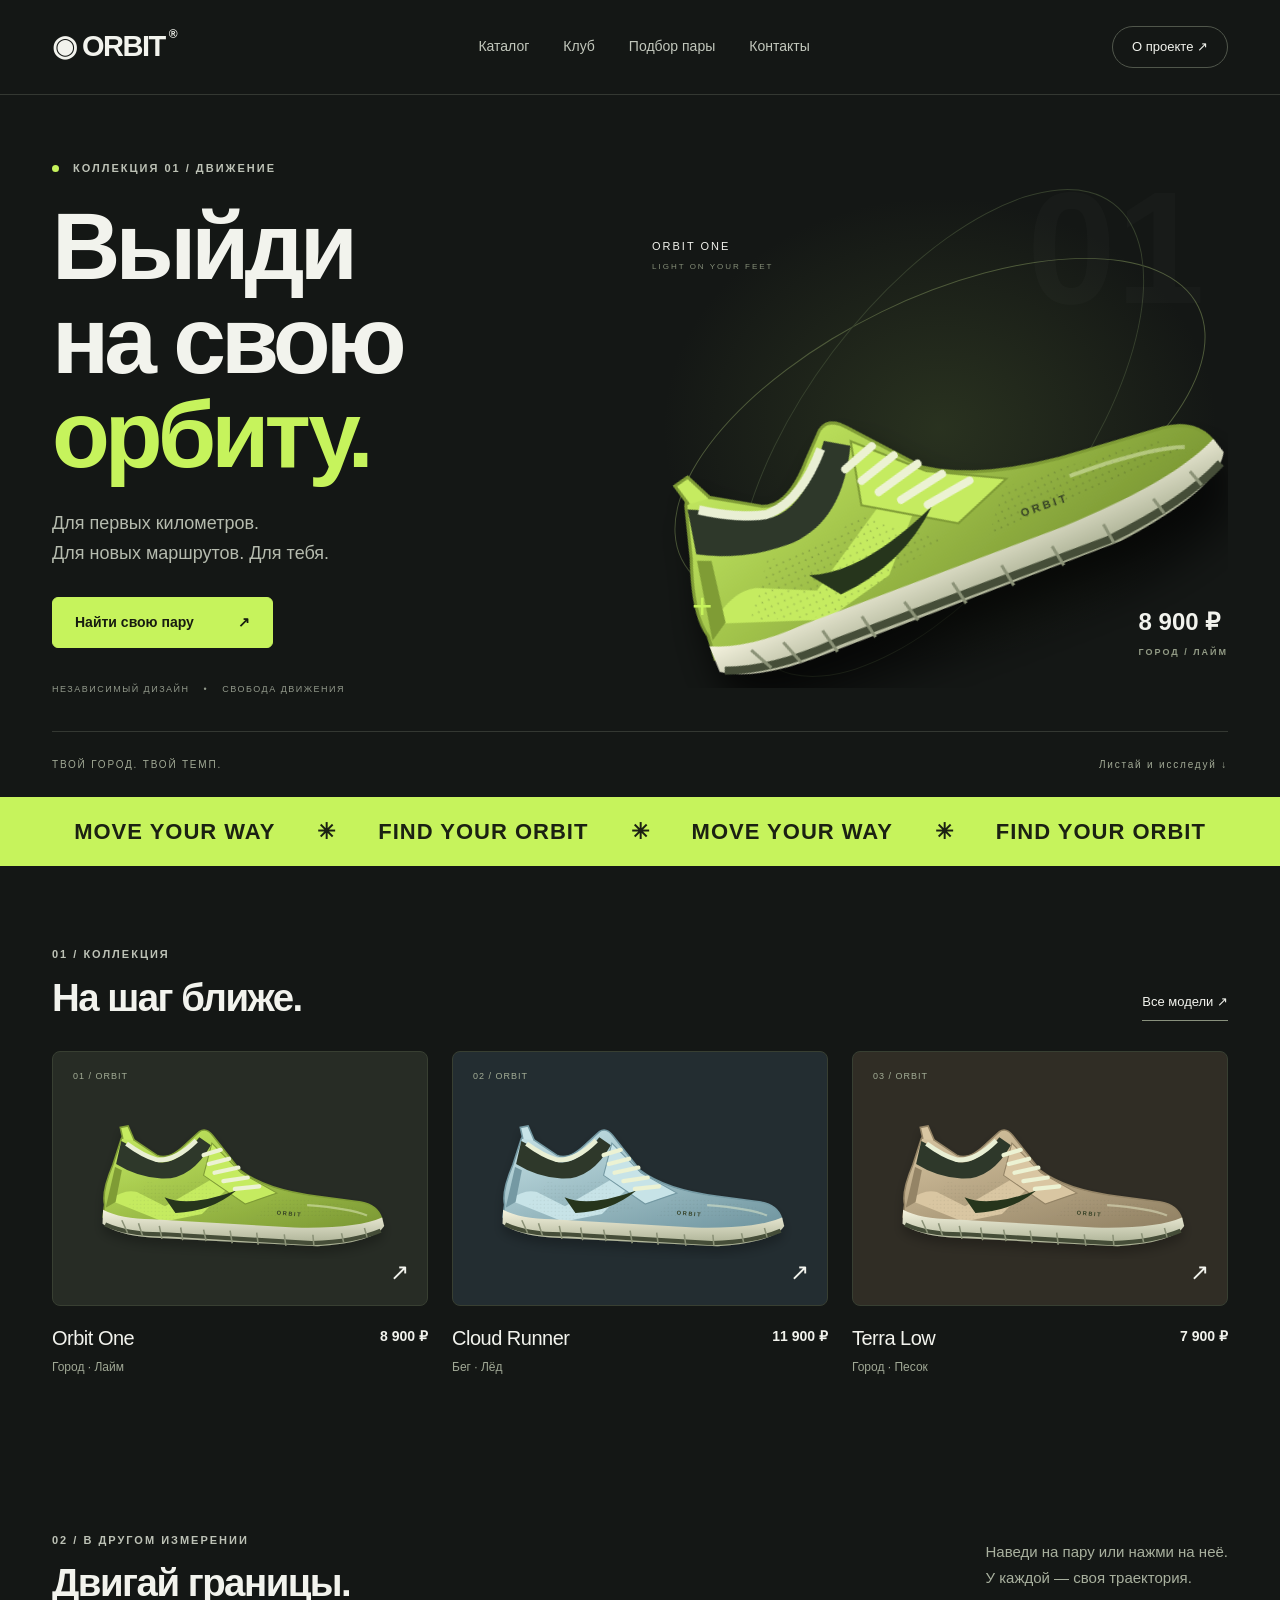
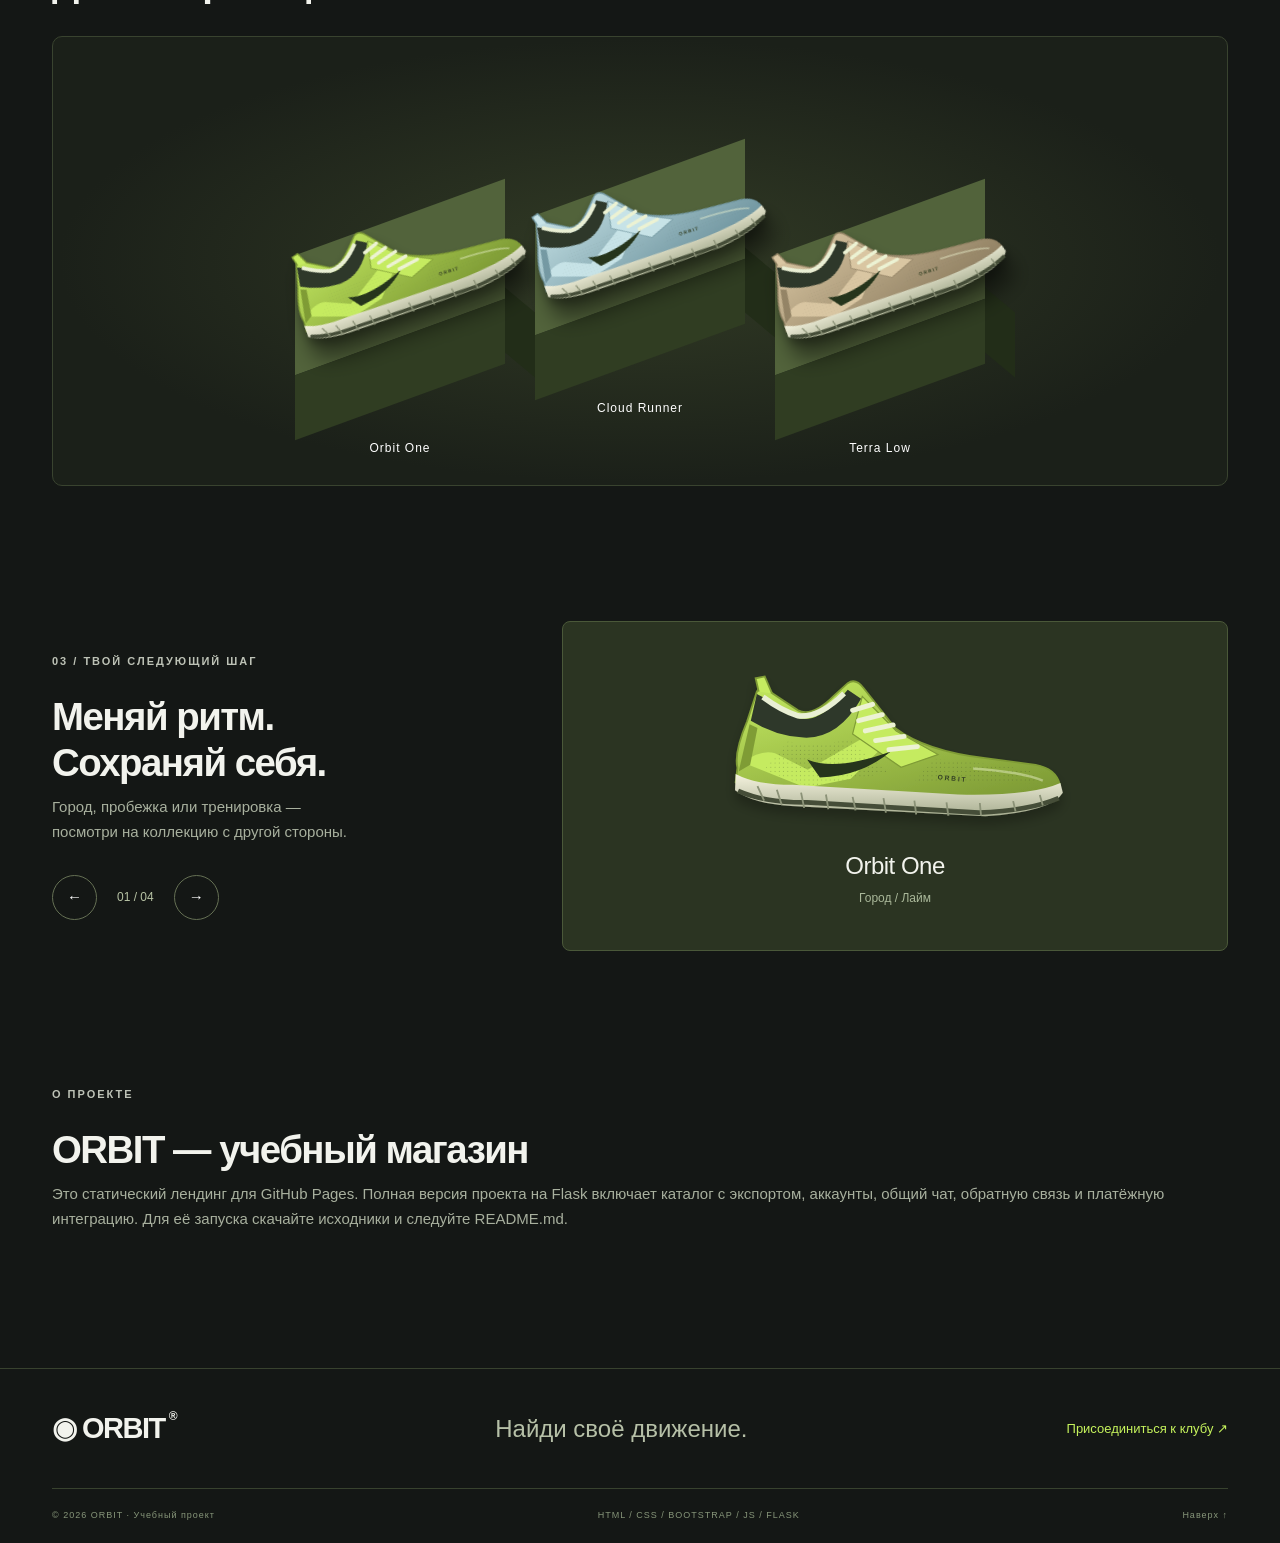
<file: orbit/docs/index.html>
<!doctype html>
<html lang="ru"><head><meta charset="utf-8"><meta name="viewport" content="width=device-width, initial-scale=1"><title>Кроссовки в твоём ритме — ORBIT</title><meta name="description" content="ORBIT — учебный концепт магазина кроссовок. Найди свою пару, исследуй коллекцию и общайся в клубе."><link rel="stylesheet" href="static/vendor/bootstrap.min.css"><link rel="stylesheet" href="static/style.css"><script defer src="static/app.js"></script></head>
<body data-page="home"><header class="site-header"><div class="container d-flex align-items-center justify-content-between gap-3"><a class="brand" href="#" aria-label="ORBIT — главная">◉ ORBIT<span>®</span></a><button class="menu-toggle" aria-label="Открыть меню" aria-expanded="false">☰</button><nav class="main-nav" aria-label="Главная навигация"><a href="#collection" >Каталог</a><a href="#about" >Клуб</a><a href="#about" >Подбор пары</a><a href="#about" >Контакты</a></nav><a class="account-link" href="#about"><span>О проекте</span> ↗</a></div></header>
<main>

<section class="hero container"><div class="row align-items-center"><div class="col-lg-6 hero-copy"><p class="eyebrow"><span class="status-dot"></span> КОЛЛЕКЦИЯ 01 / ДВИЖЕНИЕ</p><h1>Выйди<br>на свою<br><em>орбиту.</em></h1><p class="lead-copy">Для первых километров.<br>Для новых маршрутов. Для тебя.</p><a class="btn btn-lime" href="#collection">Найти свою пару <span>↗</span></a><div class="hero-caption">НЕЗАВИСИМЫЙ ДИЗАЙН <span>•</span> СВОБОДА ДВИЖЕНИЯ</div></div><div class="col-lg-6"><div class="hero-art"><div class="orbit-ring ring-one"></div><div class="orbit-ring ring-two"></div><span class="art-number">01</span><img class="hero-shoe" src="static/images/lime.svg" width="680" height="380" alt="Концепт кроссовка Orbit One лаймового цвета"><span class="art-note">ORBIT ONE<br><small>LIGHT ON YOUR FEET</small></span><span class="art-price">8 900 ₽<small>ГОРОД / ЛАЙМ</small></span><span class="crosshair">+</span></div></div></div><div class="hero-bottom"><span>ТВОЙ ГОРОД. ТВОЙ ТЕМП.</span><a href="#collection">Листай и исследуй ↓</a></div></section>
<div class="ticker" aria-hidden="true">MOVE YOUR WAY <span>✳</span> FIND YOUR ORBIT <span>✳</span> MOVE YOUR WAY <span>✳</span> FIND YOUR ORBIT</div>
<section class="container section" id="collection"><div class="section-heading"><div><p class="eyebrow">01 / КОЛЛЕКЦИЯ</p><h2>На шаг ближе.</h2></div><a class="text-link" href="#collection">Все модели ↗</a></div><div class="row g-4"><div class="col-md-4"><a class="product-card" href="#collection"><div class="product-image lime"><span>01 / ORBIT</span><img loading="lazy" src="static/images/lime.svg" width="680" height="380" alt="Orbit One"><b>↗</b></div><div class="product-description"><div><h3>Orbit One</h3><p>Город · Лайм</p></div><strong>8 900 ₽</strong></div></a></div><div class="col-md-4"><a class="product-card" href="#collection"><div class="product-image ice"><span>02 / ORBIT</span><img loading="lazy" src="static/images/ice.svg" width="680" height="380" alt="Cloud Runner"><b>↗</b></div><div class="product-description"><div><h3>Cloud Runner</h3><p>Бег · Лёд</p></div><strong>11 900 ₽</strong></div></a></div><div class="col-md-4"><a class="product-card" href="#collection"><div class="product-image sand"><span>03 / ORBIT</span><img loading="lazy" src="static/images/sand.svg" width="680" height="380" alt="Terra Low"><b>↗</b></div><div class="product-description"><div><h3>Terra Low</h3><p>Город · Песок</p></div><strong>7 900 ₽</strong></div></a></div></div></section>
<section class="container section"><div class="section-heading"><div><p class="eyebrow">02 / В ДРУГОМ ИЗМЕРЕНИИ</p><h2>Двигай границы.</h2></div><p class="muted">Наведи на пару или нажми на неё.<br>У каждой — своя траектория.</p></div><div class="iso-stage"><button class="iso-item iso-1" aria-label="Поднять Orbit One" aria-pressed="false"><span class="cube-top"></span><span class="cube-front"></span><span class="cube-side"></span><img src="static/images/lime.svg" alt="Orbit One" width="680" height="380"><span class="iso-label">Orbit One</span></button><button class="iso-item iso-2" aria-label="Поднять Cloud Runner" aria-pressed="false"><span class="cube-top"></span><span class="cube-front"></span><span class="cube-side"></span><img src="static/images/ice.svg" alt="Cloud Runner" width="680" height="380"><span class="iso-label">Cloud Runner</span></button><button class="iso-item iso-3" aria-label="Поднять Terra Low" aria-pressed="false"><span class="cube-top"></span><span class="cube-front"></span><span class="cube-side"></span><img src="static/images/sand.svg" alt="Terra Low" width="680" height="380"><span class="iso-label">Terra Low</span></button></div></section>
<section class="container section"><div class="row g-5 align-items-center"><div class="col-md-5"><p class="eyebrow">03 / ТВОЙ СЛЕДУЮЩИЙ ШАГ</p><h2>Меняй ритм.<br>Сохраняй себя.</h2><p class="muted">Город, пробежка или тренировка —<br>посмотри на коллекцию с другой стороны.</p><div class="slider-controls"><button id="slide-prev" aria-label="Предыдущая модель">←</button><span id="slide-counter" aria-live="polite">01 / 04</span><button id="slide-next" aria-label="Следующая модель">→</button></div></div><div class="col-md-7"><div class="slider-scene"><div id="slider-cube"><article class="slide-face face-0"><img src="static/images/lime.svg" alt="Orbit One" width="680" height="380"><h3>Orbit One</h3><p>Город / Лайм</p></article><article class="slide-face face-1"><img src="static/images/ice.svg" alt="Cloud Runner" width="680" height="380"><h3>Cloud Runner</h3><p>Бег / Лёд</p></article><article class="slide-face face-2"><img src="static/images/sand.svg" alt="Terra Low" width="680" height="380"><h3>Terra Low</h3><p>Город / Песок</p></article><article class="slide-face face-3"><img src="static/images/coral.svg" alt="Pulse Pro" width="680" height="380"><h3>Pulse Pro</h3><p>Тренировки / Коралл</p></article></div></div></div></div></section>

<section id="about" class="container section"><p class="eyebrow">О ПРОЕКТЕ</p><h2>ORBIT — учебный магазин</h2><p class="muted">Это статический лендинг для GitHub Pages. Полная версия проекта на Flask включает каталог с экспортом, аккаунты, общий чат, обратную связь и платёжную интеграцию. Для её запуска скачайте исходники и следуйте README.md.</p></section></main><footer><div class="container"><div class="footer-top"><a class="brand" href="#">◉ ORBIT<span>®</span></a><p>Найди своё движение.</p><a href="#about">Присоединиться к клубу ↗</a></div><div class="footer-bottom"><span>© 2026 ORBIT · Учебный проект</span><span>HTML / CSS / BOOTSTRAP / JS / FLASK</span><a href="#" aria-label="Вернуться наверх">Наверх ↑</a></div></div></footer><div id="toast" role="status" hidden></div></body></html>
</file>
<file: orbit/docs/static/style.css>
@font-face{font-family:Noto;src:url('fonts/NotoSans.ttf') format('truetype');font-display:swap}*{box-sizing:border-box}html{scroll-behavior:smooth}body{background:#141715;color:#f2f3ed;font-family:Arial,sans-serif;font-size:15px}a{color:inherit;text-decoration:none}button,input,textarea{font:inherit}button,a,input,textarea{touch-action:manipulation}button:focus-visible,a:focus-visible,input:focus-visible,textarea:focus-visible{outline:3px solid #c6f35c;outline-offset:5px}button{cursor:pointer}.container{max-width:1240px;padding-left:32px;padding-right:32px}.site-header{border-bottom:1px solid #343832;padding:25px 0}.brand{font-size:29px;font-weight:900;letter-spacing:-1.5px;white-space:nowrap}.brand span{font-size:12px;vertical-align:top;margin-left:4px}.main-nav{display:flex;gap:34px;color:#c2c7bc;font-size:14px}.main-nav a:hover,.main-nav a[aria-current]{color:#c6f35c}.account-link{border:1px solid #50564b;border-radius:30px;padding:10px 19px;font-size:13px}.menu-toggle{display:none}.hero{padding-top:65px}.eyebrow{font-size:11px;letter-spacing:2px;font-weight:600;color:#bdc2b6;margin-bottom:24px}.status-dot{display:inline-block;width:7px;height:7px;background:#c6f35c;border-radius:50%;margin-right:9px}h1{font-size:clamp(58px,7.4vw,102px);line-height:.99;letter-spacing:-5px;font-weight:800;margin-bottom:28px}h1 em{font-style:normal;color:#c6f35c}h2{font-size:clamp(30px,3vw,42px);font-weight:700;letter-spacing:-1.5px}h3{font-size:24px;letter-spacing:-.5px}.lead-copy{color:#b5bbae;font-size:18px;line-height:1.65;margin:28px 0}.btn{border-radius:6px;padding:14px 22px;font-size:14px;font-weight:600}.btn-lime{background:#c6f35c;color:#171c10;border:1px solid #c6f35c}.btn-lime:hover{background:#dafa90;color:#171c10;transform:translateY(-2px)}.btn-lime span{margin-left:40px}.hero-caption{font-size:9px;letter-spacing:1.5px;color:#92998b;margin-top:35px}.hero-caption span{padding:0 10px}.hero-art{height:520px;position:relative;isolation:isolate}.hero-art:before{content:'';position:absolute;inset:20px 0;background:radial-gradient(ellipse,#53673455,transparent 68%);z-index:-2}.orbit-ring{position:absolute;border:1px solid #4e5a3a;border-radius:50%;width:100%;height:270px;top:130px;transform:rotate(-26deg)}.ring-two{transform:rotate(-53deg);border-color:#36402d}.hero-shoe{position:absolute;top:120px;left:-12%;width:120%;height:auto;transform:rotate(-24deg);filter:drop-shadow(0 40px 22px #0009);animation:float 6s ease-in-out infinite}.art-number{position:absolute;right:4%;top:0;font-size:160px;font-weight:800;color:#ffffff05;line-height:1}.art-note{position:absolute;top:70px;left:0;font-size:11px;letter-spacing:2px}.art-note small{display:block;color:#858e78;font-size:8px;margin-top:7px}.art-price{position:absolute;bottom:28px;right:0;font-size:24px;font-weight:700}.art-price small{display:block;font-size:9px;letter-spacing:2px;color:#929b85;margin-top:6px}.crosshair{position:absolute;bottom:55px;left:40px;color:#c6f35c;font-size:35px;font-weight:100}.hero-bottom{display:flex;justify-content:space-between;border-top:1px solid #343832;padding:25px 0;margin-top:35px;font-size:10px;letter-spacing:1.8px;color:#a1a995}.ticker{background:#c6f35c;color:#1b2112;font-size:22px;letter-spacing:1px;font-weight:800;white-space:nowrap;overflow:hidden;padding:18px 0;text-align:center}.ticker span{margin:0 35px}.section{padding-top:80px;padding-bottom:40px}.section-heading{display:flex;align-items:end;justify-content:space-between;gap:25px;margin-bottom:30px}.section-heading .eyebrow{margin-bottom:12px}.section-heading h2{margin:0}.text-link{font-size:13px;padding-bottom:8px;border-bottom:1px solid #89917d}.product-card{display:block}.product-image{position:relative;background:#272c25;border:1px solid #383f32;border-radius:8px;height:255px;overflow:hidden}.product-image>span{position:absolute;top:18px;left:20px;font-size:9px;letter-spacing:1px;color:#a3ad96}.product-image img{width:100%;height:100%;object-fit:contain;padding:25px 10px;transition:transform .5s}.product-image b{position:absolute;bottom:15px;right:18px;font-weight:400;font-size:23px}.product-card:hover img{transform:translateY(-10px) rotate(-9deg)}.product-image.ice{background:#232d31}.product-image.sand{background:#302d25}.product-image.coral{background:#352825}.product-image.dark{background:#2b2c2a}.product-description{display:flex;justify-content:space-between;padding:20px 0;gap:8px}.product-description h3{font-size:20px}.product-description p{font-size:12px;color:#a0a895}.product-description strong{font-size:14px;white-space:nowrap}.muted{color:#a8b09e;line-height:1.7}.iso-stage{height:450px;position:relative;overflow:hidden;background:radial-gradient(ellipse at center,#323b25,#1b2019 70%);border:1px solid #39432f;border-radius:10px}.iso-item{position:absolute;width:210px;height:200px;border:0;background:none;top:100px;left:calc(50% - 105px);color:white}.iso-1{transform:translate(-240px,40px)}.iso-3{transform:translate(240px,40px)}.cube-top{position:absolute;inset:40px 0 0;height:120px;background:#52633b;transform:skewY(-20deg)}.cube-front{position:absolute;left:0;top:160px;width:210px;height:65px;background:#303d22;transform:skewY(-20deg)}.cube-side{position:absolute;left:210px;top:123px;width:30px;height:65px;background:#222d18;transform:skewY(40deg)}.iso-item img{position:absolute;left:-20%;top:0;width:140%;height:auto;transform:rotate(-22deg);transition:transform .6s;filter:drop-shadow(0 20px 10px #0007)}.iso-item:hover img,.iso-item.active img{transform:translateY(-65px) rotate(-30deg)}.iso-label{position:absolute;bottom:-80px;left:0;right:0;font-size:12px;letter-spacing:1px}.slider-scene{perspective:1200px;height:360px;--depth:180px;padding-top:15px}#slider-cube{height:330px;width:100%;position:relative;transform-style:preserve-3d;transition:transform .9s cubic-bezier(.2,.7,.2,1)}.slide-face{position:absolute;inset:0;backface-visibility:hidden;background:#2b3422;border:1px solid #4a5839;border-radius:8px;text-align:center;overflow:hidden}.slide-face img{width:80%;height:230px;object-fit:contain}.slide-face p{color:#aab89a;font-size:12px}.face-0{transform:rotateX(0deg) translateZ(165px)}.face-1{transform:rotateX(90deg) translateZ(165px)}.face-2{transform:rotateX(180deg) translateZ(165px)}.face-3{transform:rotateX(270deg) translateZ(165px)}.slider-controls{display:flex;gap:20px;align-items:center;margin-top:30px}.slider-controls button{width:45px;height:45px;border-radius:50%;border:1px solid #657054;background:none;color:white}.slider-controls span{font-size:12px;color:#b8c4a5}.page-title{font-size:clamp(40px,5.4vw,70px);line-height:1.12;letter-spacing:-3px}.outline-tag{font-size:10px;letter-spacing:1px;border:1px solid #515b44;border-radius:30px;padding:9px 15px;white-space:nowrap}.filter-bar{display:flex;gap:24px;align-items:center;margin:35px 0}.search-box{display:flex;max-width:520px;flex:1;background:#22271f;border:1px solid #49533c;border-radius:40px;transition:box-shadow .3s}.search-box:focus-within{box-shadow:0 0 0 4px #c6f35c22;border-color:#c6f35c}.search-box input{background:none;border:0;color:white;width:100%;padding:15px 24px;outline:none}.search-box button{border:0;border-radius:50%;background:#c6f35c;color:#18210c;font-size:26px;width:50px;flex-shrink:0;transition:transform .3s}.search-box button:hover{transform:rotate(-15deg)}.check-filter{display:flex;align-items:center;gap:10px;font-size:13px;cursor:pointer}.check-filter input{appearance:none;position:absolute;opacity:0}.check-filter span{display:inline-grid;place-items:center;width:23px;height:23px;border:1px solid #71835b;border-radius:6px;flex-shrink:0;transition:background .25s,transform .25s}.check-filter input:checked+span{background:#c6f35c;transform:rotate(360deg);border-color:#c6f35c}.check-filter input:checked+span:after{content:'✓';font-weight:800;color:#1a210f}.check-filter input:focus-visible+span{outline:3px solid #c6f35c;outline-offset:4px}.quiet-button{background:none;border:0;color:#bdc8ae;text-decoration:underline;font-size:13px}.table-panel{margin-top:60px}.orbit-table{--bs-table-bg:transparent;--bs-table-color:#dbe1d4;--bs-table-border-color:#39432f;min-width:620px}.orbit-table th{background:#242c1f;font-size:12px}.orbit-table td{padding:20px 12px;font-size:14px}.orbit-table th button{border:0;color:#c3cdb7;background:none;padding:13px 0;text-align:left;width:100%}.orbit-table caption{color:#a6b198}.orbit-table tbody tr:hover{background:#262e20}.panel{background:#20261d;border:1px solid #3d4733;border-radius:12px;padding:32px}.messages{height:350px;overflow:auto;display:flex;flex-direction:column;gap:15px;padding:10px 5px 20px}.message{background:#2b3523;padding:14px 18px;border-radius:3px 12px 12px;max-width:90%;overflow-wrap:anywhere}.message strong{font-size:12px;color:#c6f35c}.message time{font-size:10px;color:#9daa8d;margin-left:12px}.message p{margin:8px 0 0;white-space:pre-wrap}.chat-compose{display:flex;gap:10px}.qr-panel img{display:block;margin:25px auto;border:12px solid white;border-radius:8px}.qr-panel p:last-child{font-size:12px}.flip-card{width:100%;height:240px;perspective:1000px;border:0;padding:0;background:none;color:#eef3e6;text-align:left}.flip-inner{position:relative;display:block;width:100%;height:100%;transform-style:preserve-3d;transition:transform .7s}.flip-front,.flip-back{position:absolute;inset:0;backface-visibility:hidden;border:1px solid #52603f;border-radius:10px;padding:30px;background:#252d20;display:flex;flex-direction:column;justify-content:space-between}.flip-front strong{font-size:30px;line-height:1.1}.flip-front small{font-size:10px;letter-spacing:1.5px;color:#a8b995}.flip-back{background:#c6f35c;color:#253118;justify-content:center;line-height:1.7;font-size:18px}.vertical-flip .flip-back{transform:rotateX(180deg)}.horizontal-flip .flip-back{transform:rotateY(180deg)}.vertical-flip.active .flip-inner{transform:rotateX(180deg)}.horizontal-flip.active .flip-inner{transform:rotateY(180deg)}@media(hover:hover){.vertical-flip:hover .flip-inner{transform:rotateX(180deg)}.horizontal-flip:hover .flip-inner{transform:rotateY(180deg)}}.form-label{font-size:12px;color:#b6c3a5;margin:16px 0 8px}.form-control{background:#151c12;border:1px solid #4b593e;color:#f1f6e9;border-radius:6px;padding:13px 16px}.form-control:focus{background:#192214;color:white;border-color:#c6f35c;box-shadow:0 0 0 3px #c6f35c22}.form-control::placeholder{color:#849475}.form-status{font-size:13px;line-height:1.6;margin-top:15px;color:#d4e6b8;min-height:20px}.form-status.error{color:#ffb5a5}.auth-tabs{display:flex;gap:30px;border-bottom:1px solid #435335;margin-bottom:16px}.auth-tabs button{border:0;background:none;color:#9fad90;padding:8px 0 16px}.auth-tabs button.active{border-bottom:2px solid #c6f35c;color:#c6f35c}.account-shoe{width:85%;height:auto;transform:rotate(-15deg)}.service-price{font-size:70px;font-weight:800;letter-spacing:-3px;margin:25px 0}.service-price small{font-size:30px;color:#afbc9c}.card-lab{max-width:530px;margin:auto}.bank-scene{perspective:1000px;width:100%;max-width:430px;height:250px;margin:35px auto}#bank-card{width:100%;height:100%;position:relative;transform-style:preserve-3d;transition:transform .7s}#bank-card.flipped{transform:rotateY(180deg)}.bank-front,.bank-back{position:absolute;inset:0;border-radius:18px;backface-visibility:hidden;background:radial-gradient(ellipse at top right,#deffa9,#9cbf63 55%,#4d6c2b);color:#17240d;padding:25px 30px;box-shadow:0 18px 40px #0004}.bank-front{display:flex;flex-direction:column;justify-content:space-between}.bank-front .chip{font-size:35px;color:#e4dd9d}.bank-front b{font-size:13px;letter-spacing:2px}#card-number-view{font-family:monospace;font-size:24px;letter-spacing:2px;white-space:nowrap}.bank-front>div:last-child{font-size:12px;letter-spacing:1px}.bank-back{transform:rotateY(180deg);background:#a8c87f}.magnetic{height:40px;background:#20251c;margin:0 -30px 20px}.bank-back p{font-size:10px}.signature{background:#edf5df;padding:8px;text-align:right;margin-bottom:16px}.bank-back small{font-size:10px}.footer-top{display:flex;align-items:center;justify-content:space-between;gap:20px;padding:38px 0}.footer-top p{font-size:24px;color:#b6c0a7;margin:0}.footer-top>a:last-child{font-size:13px;color:#c6f35c}.footer-bottom{border-top:1px solid #38422e;padding:20px 0;display:flex;justify-content:space-between;font-size:9px;letter-spacing:1px;color:#87967a}footer{border-top:1px solid #38422e;margin-top:80px}#toast{position:fixed;bottom:25px;left:50%;transform:translateX(-50%);background:#c6f35c;color:#17210e;border-radius:8px;padding:16px 25px;z-index:10;max-width:90%}@keyframes float{50%{transform:translateY(-15px) rotate(-20deg)}}@media(max-width:991px){.hero-art{height:440px}.hero-shoe{left:0;width:100%;top:100px}.main-nav{gap:18px}.hero-copy{position:relative;z-index:1}.hero-caption{margin-top:25px}.art-note{left:20px}.iso-1{transform:translate(-200px,40px)}.iso-3{transform:translate(200px,40px)}}@media(max-width:767px){.container{padding-left:20px;padding-right:20px}.site-header{padding:18px 0}.brand{font-size:25px}.menu-toggle{display:block;background:none;border:0;color:white;font-size:22px;margin-left:auto}.main-nav{display:none;position:absolute;top:78px;left:0;right:0;padding:25px;background:#222a1c;z-index:20;flex-direction:column}.main-nav.open{display:flex}.account-link{font-size:11px;padding:9px 12px}.hero{padding-top:40px}h1{letter-spacing:-3px}.hero-art{height:340px;max-width:520px;margin:auto}.hero-shoe{top:75px}.orbit-ring{height:180px;top:100px}.art-number{font-size:115px}.art-note{top:25px}.art-price{bottom:10px}.hero-bottom{font-size:8px;letter-spacing:.5px}.hero-caption{font-size:8px}.section{padding-top:55px;padding-bottom:20px}.section-heading{align-items:start;flex-wrap:wrap;gap:15px}.filter-bar{flex-wrap:wrap;gap:18px}.search-box{min-width:100%;max-width:none}.product-image{height:280px}.product-description{padding:15px 0}.iso-stage{height:370px}.iso-item{scale:.55;top:70px}.iso-1{transform:translate(-210px,65px)}.iso-3{transform:translate(210px,65px)}.iso-label{font-size:20px}.iso-stage .iso-item:hover img{transform:translateY(-40px) rotate(-30deg)}.slider-scene{margin-top:35px}.page-title{letter-spacing:-2px}.panel{padding:23px}.chat-compose{flex-wrap:wrap}.chat-compose input{flex:1;min-width:140px}.chat-compose button{padding:12px}.bank-scene{height:220px}#card-number-view{font-size:19px;letter-spacing:1px}.bank-front,.bank-back{padding:22px}.footer-top{flex-wrap:wrap}.footer-top p{font-size:20px}.footer-bottom{flex-wrap:wrap;gap:16px}.auth-panel{margin-top:0}.account-shoe{display:none}}@media(prefers-reduced-motion:reduce){*,*:before,*:after{animation:none!important;transition:none!important;scroll-behavior:auto!important}}

body{overflow-x:clip}.hero-art{overflow:clip}
</file>
